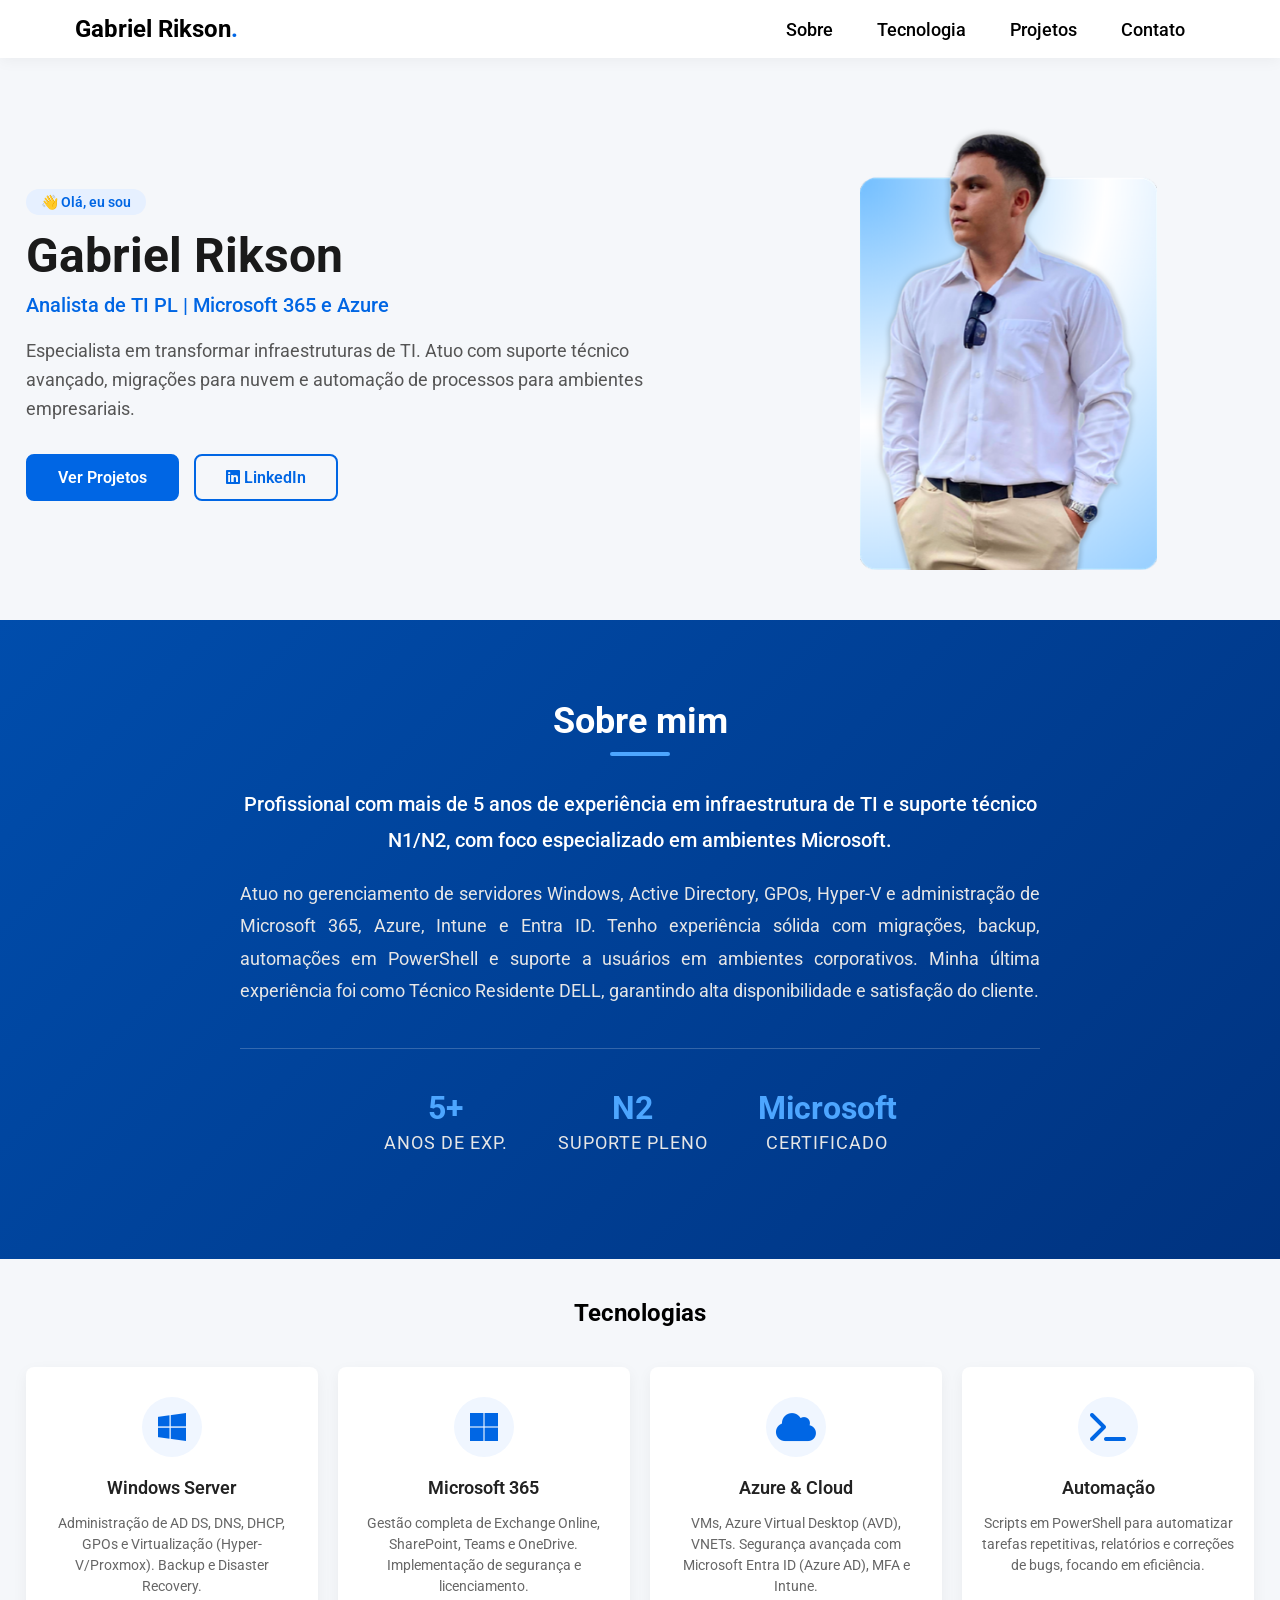
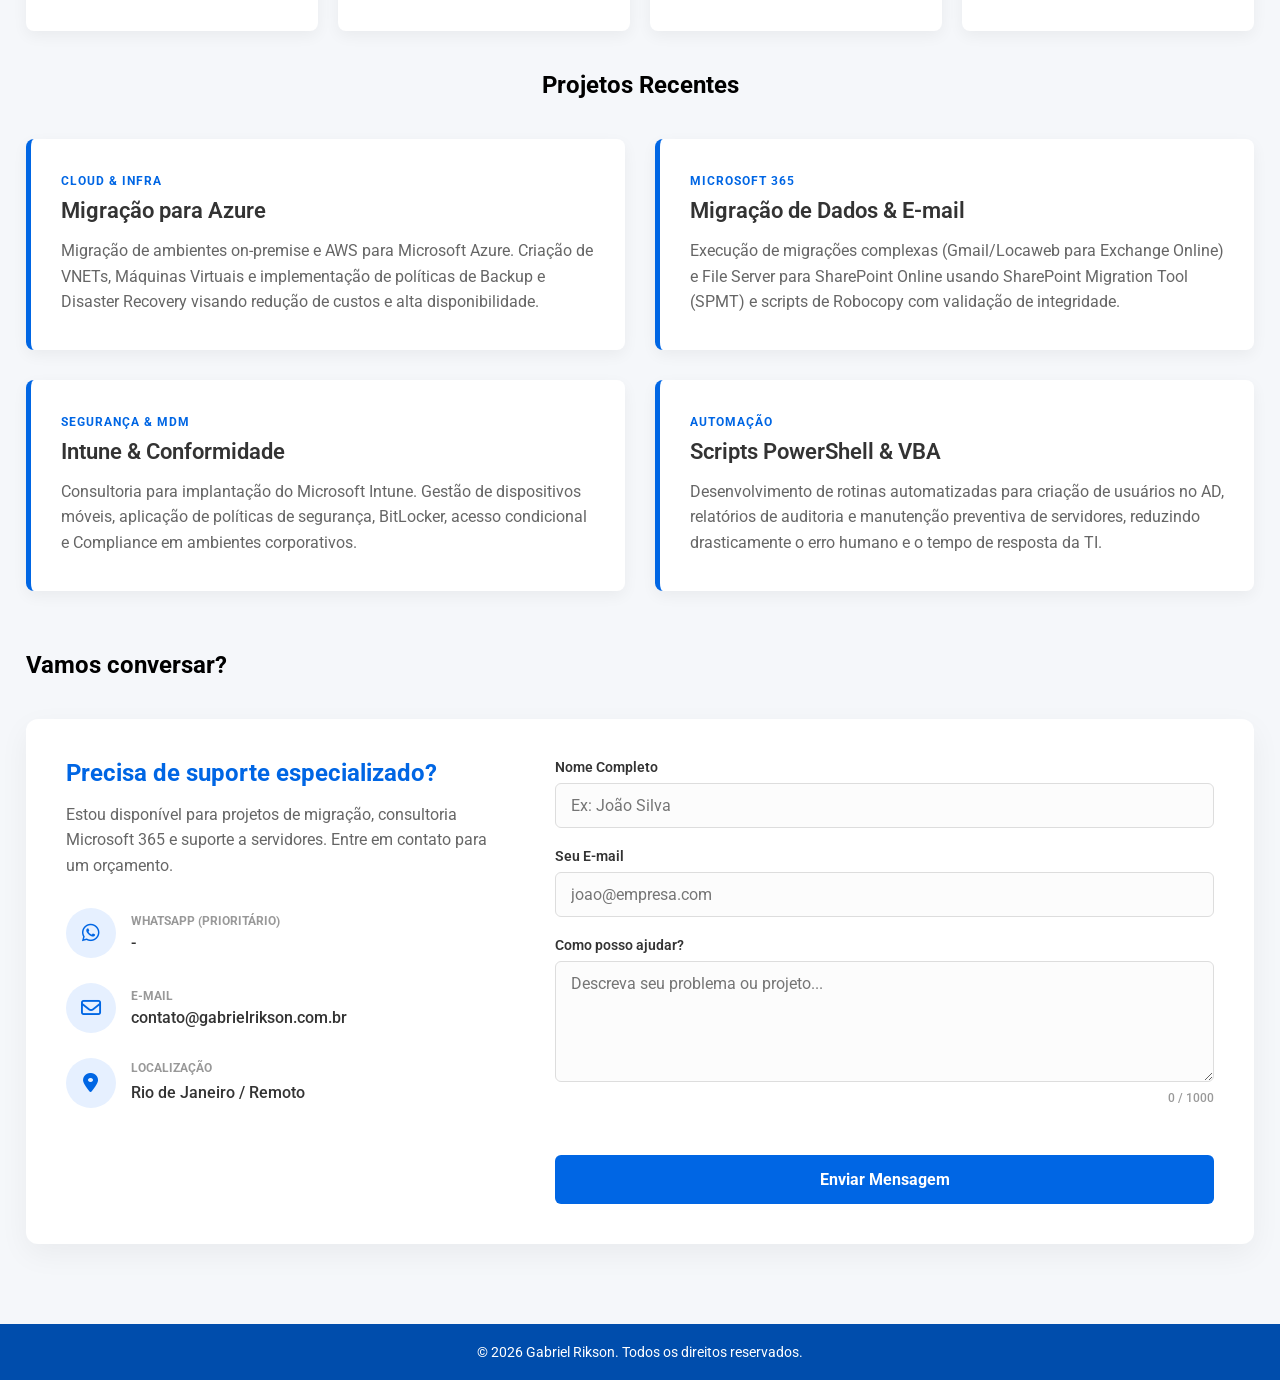
<file: index.html>
<!DOCTYPE html>
<html lang="pt-BR">
<head>
    <meta charset="UTF-8">
    <meta http-equiv="X-UA-Compatible" content="IE=edge">
    <meta name="viewport" content="width=device-width, initial-scale=1.0">
    <meta name="theme-color" content="#0066e4"> 
    <link rel="canonical" href="https://gabrielrikson.com.br/">
    
    <title>Gabriel Rikson | GR Consultoria em TI - Especialista Microsoft 365 & Azure</title>
    
    <meta name="description" content="Portfólio de Gabriel Rikson. Analista de TI Pleno especializado em Microsoft 365, Azure, Windows Server, automação com PowerShell e segurança da informação.">
    <meta name="author" content="Gabriel Rikson">
    <meta name="robots" content="index, follow"> 
    
    <meta property="og:locale" content="pt_BR">
    <meta property="og:type" content="website">
    <meta property="og:title" content="Gabriel Rikson | Especialista Microsoft 365 & Azure">
    <meta property="og:description" content="Transformando infraestrutura de TI com soluções em Nuvem e Automação. Confira meus projetos e certificações.">
    <meta property="og:url" content="https://gabrielrikson.com.br/"> 
    <!-- <meta property="og:image" content="https://gabrielrikson.com.br/images/share-image.jpg"> -->

    <link rel="shortcut icon" href="images/favicon.ico" type="image/x-icon">
    <link rel="stylesheet" href="css/style.css">
    <link rel="stylesheet" href="https://cdnjs.cloudflare.com/ajax/libs/font-awesome/6.4.0/css/all.min.css">
</head>
<body>

    <header>
    <div class="container">
        <a href="#" class="logomarca">Gabriel Rikson<span style="color:#0066e4">.</span></a>
        
        <nav class="nav-desktop">
            <div class="menu-desktop">
                <a href="#sobre">Sobre</a>
                <a href="#Tecnologia">Tecnologia</a>
                <a href="#Projetos">Projetos</a>
                <a href="#Contato">Contato</a>
            </div>
        </nav>
        
        <div class="menu-toggle" id="menuToggle">☰</div>
        
        <nav class="nav-mobile" id="navMobile">
            <div class="menu-mobile">
                <a href="#sobre" onclick="toggleMenu()">Sobre</a>
                <a href="#Tecnologia" onclick="toggleMenu()">Tecnologia</a>
                <a href="#Projetos" onclick="toggleMenu()">Projetos</a>
                <a href="#Contato" onclick="toggleMenu()">Contato</a>
            </div>
        </nav> 
    </div>
</header>

<section class="banner-main">
    <div class="container">
        
        <div class="banner-main-info w60">
            <span class="badge-ola">👋 Olá, eu sou</span>
            <h1>Gabriel Rikson</h1>
            <h2>Analista de TI PL | Microsoft 365 e Azure</h2>
            <p>Especialista em transformar infraestruturas de TI. Atuo com suporte técnico avançado, migrações para nuvem e automação de processos para ambientes empresariais.</p>

            <div class="banner-main-info-links">
                <a href="#Projetos" class="btn-primary">Ver Projetos</a>
                <a href="https://www.linkedin.com/in/gabriel-rikson-alves/" target="_blank" class="btn-secondary">
                    <i class="fa-brands fa-linkedin"></i> LinkedIn
                </a>
            </div>
        </div>

        <div class="banner-main-profile-pic w40">
            <img src="images/profile-pic5.png" alt="Gabriel Rikson" class="floating-img">
        </div>

    </div>
</section>

<section class="sobre" id="sobre">
    <div class="container">
        <div class="sobre-content">
            <h1>Sobre mim</h1>
            <p class="resumo">
                Profissional com mais de 5 anos de experiência em infraestrutura de TI e suporte técnico N1/N2, com foco especializado em ambientes Microsoft.
            </p>
            <p style="text-align: justify;">
                Atuo no gerenciamento de servidores Windows, Active Directory, GPOs, Hyper-V e administração de Microsoft 365, Azure, Intune e Entra ID. Tenho experiência sólida com migrações, backup, automações em PowerShell e suporte a usuários em ambientes corporativos. Minha última experiência foi como Técnico Residente DELL, garantindo alta disponibilidade e satisfação do cliente.
            </p>
            
            <div class="stats-grid">
                <div class="stat-item">
                    <span>5+</span>
                    <p>Anos de Exp.</p>
                </div>
                <div class="stat-item">
                    <span>N2</span>
                    <p>Suporte Pleno</p>
                </div>
                <div class="stat-item">
                    <span>Microsoft</span>
                    <p>Certificado</p>
                </div>
            </div>
        </div>
    </div>
</section>

<section class="tecnologias" id="Tecnologia">
    <div class="container">

        <h1 style="margin: 40px 0; text-align: center;" class="w100">Tecnologias</h1>

        <div class="grid-tecnologias">
            
            <div class="tech-card">
                <div class="icon-box">
                    <i class="fa-brands fa-windows"></i>
                </div>
                <h3>Windows Server</h3>
                <p>Administração de AD DS, DNS, DHCP, GPOs e Virtualização (Hyper-V/Proxmox). Backup e Disaster Recovery.</p>
            </div>

            <div class="tech-card">
                <div class="icon-box">
                    <i class="fa-brands fa-microsoft"></i>
                </div>
                <h3>Microsoft 365</h3>
                <p>Gestão completa de Exchange Online, SharePoint, Teams e OneDrive. Implementação de segurança e licenciamento.</p>
            </div>

            <div class="tech-card">
                <div class="icon-box">
                    <i class="fa-solid fa-cloud"></i>
                </div>
                <h3>Azure & Cloud</h3>
                <p>VMs, Azure Virtual Desktop (AVD), VNETs. Segurança avançada com Microsoft Entra ID (Azure AD), MFA e Intune.</p>
            </div>

            <div class="tech-card">
                <div class="icon-box">
                    <i class="fa-solid fa-terminal"></i>
                </div>
                <h3>Automação</h3>
                <p>Scripts em PowerShell para automatizar tarefas repetitivas, relatórios e correções de bugs, focando em eficiência.</p>
            </div>
        
        </div> </div> </section>

<section class="projetos" id="Projetos">
    <div class="container">

        <h1 style="margin: 40px 0; text-align: center;" class="w100">Projetos Recentes</h1>

        <div class="grid-projetos">
            
            <div class="card-projeto">
                <span class="categoria">Cloud & Infra</span>
                <h3>Migração para Azure</h3>
                <p>Migração de ambientes on-premise e AWS para Microsoft Azure. Criação de VNETs, Máquinas Virtuais e implementação de políticas de Backup e Disaster Recovery visando redução de custos e alta disponibilidade.</p>
            </div>

            <div class="card-projeto">
                <span class="categoria">Microsoft 365</span>
                <h3>Migração de Dados & E-mail</h3>
                <p>Execução de migrações complexas (Gmail/Locaweb para Exchange Online) e File Server para SharePoint Online usando SharePoint Migration Tool (SPMT) e scripts de Robocopy com validação de integridade.</p>
            </div>

            <div class="card-projeto">
                <span class="categoria">Segurança & MDM</span>
                <h3>Intune & Conformidade</h3>
                <p>Consultoria para implantação do Microsoft Intune. Gestão de dispositivos móveis, aplicação de políticas de segurança, BitLocker, acesso condicional e Compliance em ambientes corporativos.</p>
            </div>

            <div class="card-projeto">
                <span class="categoria">Automação</span>
                <h3>Scripts PowerShell & VBA</h3>
                <p>Desenvolvimento de rotinas automatizadas para criação de usuários no AD, relatórios de auditoria e manutenção preventiva de servidores, reduzindo drasticamente o erro humano e o tempo de resposta da TI.</p>
            </div>

        </div> </div> </section>

        <section class="contato" id="Contato">
    <div class="container">
        
        <h1 style="margin-bottom: 40px;">Vamos conversar?</h1>

        <div class="contact-wrapper">
            
            <div class="contact-info">
                <h3>Precisa de suporte especializado?</h3>
                <p>Estou disponível para projetos de migração, consultoria Microsoft 365 e suporte a servidores. Entre em contato para um orçamento.</p>
                
                <div class="info-item">
                    <i class="fa-brands fa-whatsapp"></i>
                    <div>
                        <span>WhatsApp (Prioritário)</span>
                        <a href="https://wa.me/" target="_blank">-</a>
                    </div>
                </div>

                <div class="info-item">
                    <i class="fa-regular fa-envelope"></i>
                    <div>
                        <span>E-mail</span>
                        <a href="mailto:contato@gabrielrikson.com.br">contato@gabrielrikson.com.br</a>
                    </div>
                </div>

                <div class="info-item">
                    <i class="fa-solid fa-location-dot"></i>
                    <div>
                        <span>Localização</span>
                        <p>Rio de Janeiro / Remoto</p>
                    </div>
                </div>
            </div>

           <form action="https://formspree.io/f/mvkkqdve" method="POST" class="contact-form" id="my-form">
    
        <div class="form-group">
            <label for="name">Nome Completo</label>
            <input type="text" id="name" name="name" placeholder="Ex: João Silva" required>
        </div>

        <div class="form-group">
            <label for="email">Seu E-mail</label>
            <input type="email" id="email" name="email" placeholder="joao@empresa.com" required>
        </div>

        <div class="form-group">
            <label for="message">Como posso ajudar?</label>
            <textarea id="message" name="message" rows="5" placeholder="Descreva seu problema ou projeto..." maxlength="1000"></textarea>
            <span id="charCount">0 / 1000</span>
        </div>

         <!-- Proteção Cloudflare Turnstile -->
        <div class="form-group">
            <div class="cf-turnstile" data-sitekey="0x4AAAAAAFrN6d1O_XNS3bFh"></div>
        </div>

        <button type="submit" class="btn-submit">Enviar Mensagem</button>
        
        <p id="my-form-status"></p>
    </form>

        </div>
    </div>
    </section>

<footer>
    <p>&copy; 2026 Gabriel Rikson. Todos os direitos reservados.</p>
</footer>

<script src="scripts/script.js"></script>
<script src="https://challenges.cloudflare.com/turnstile/v0/api.js" async defer></script>

</body>

</html>
</file>
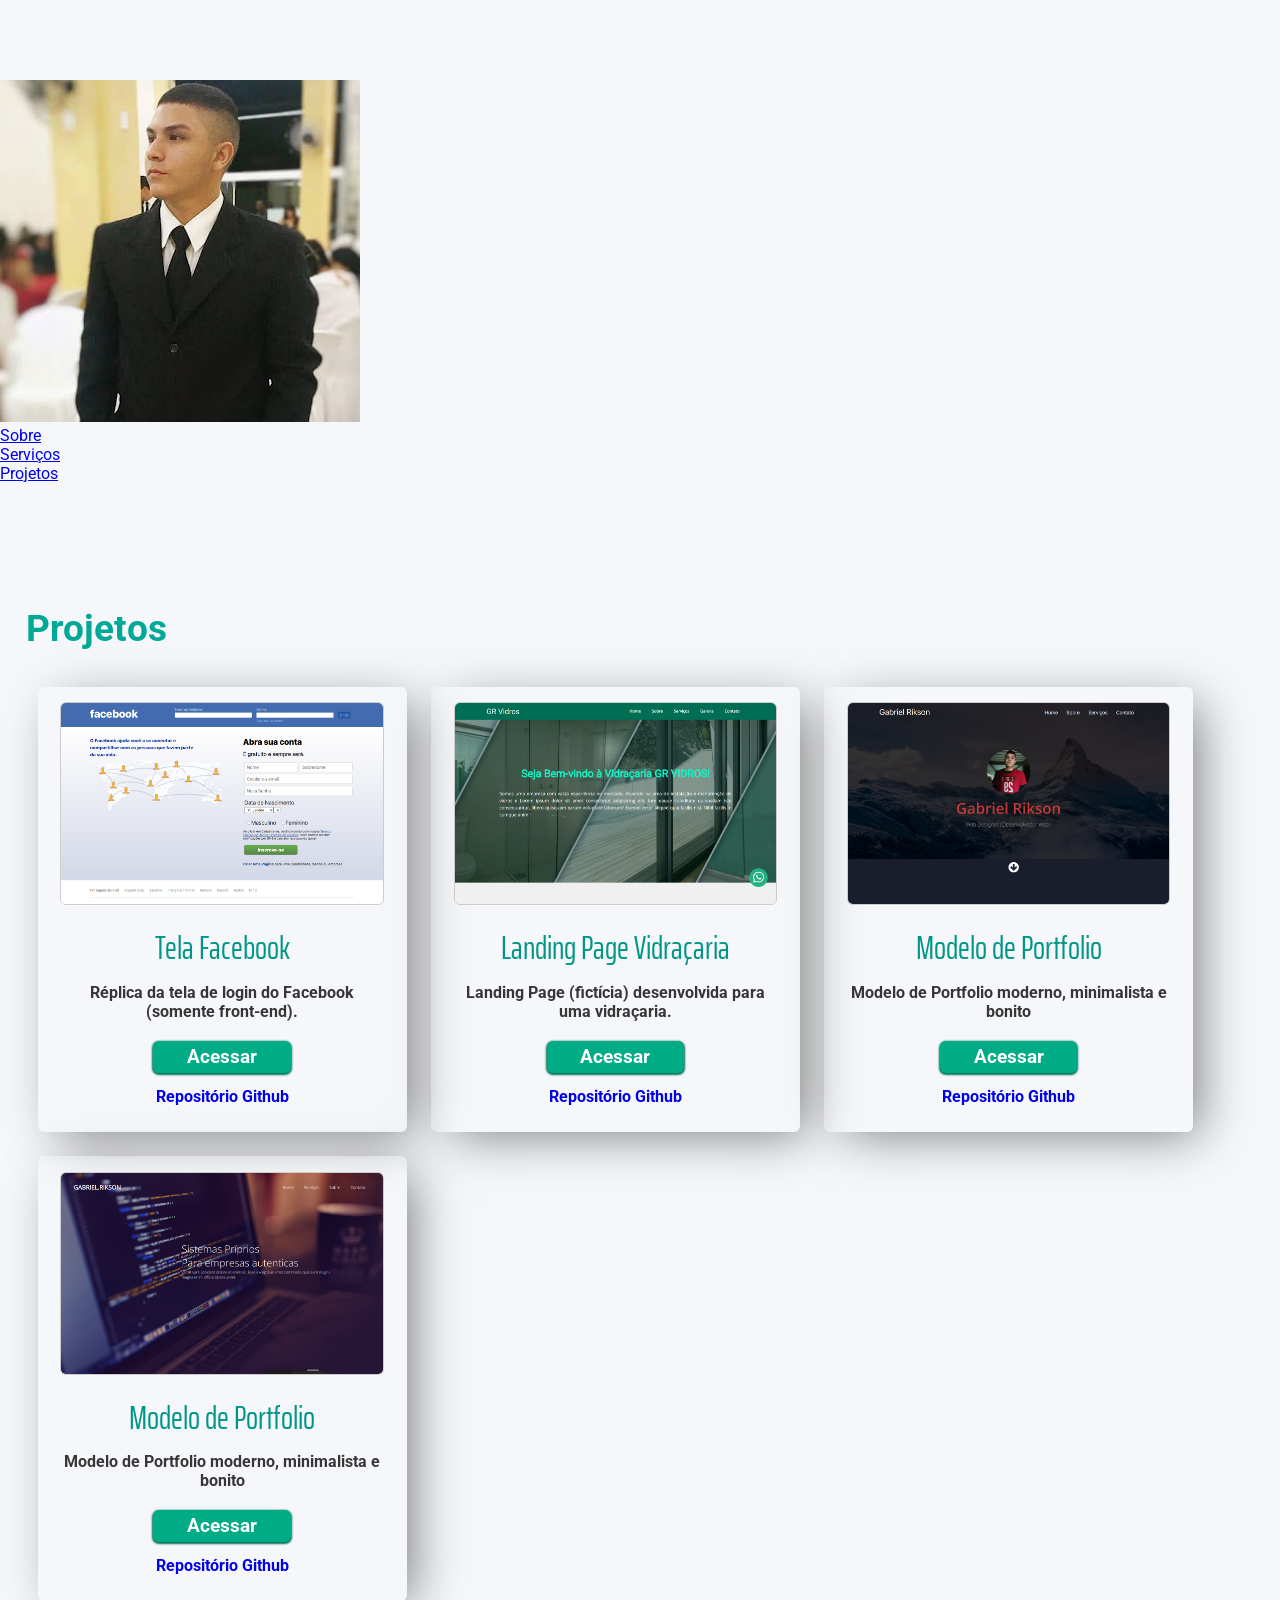
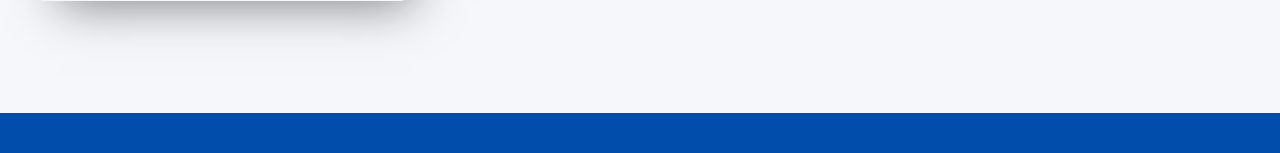
<file: projetos.html>
<!DOCTYPE html>
<html lang="pt-BR">
<head>
    <meta charset="UTF-8">
    <meta http-equiv="X-UA-Compatible" content="IE=edge">
    <meta name="viewport" content="width=device-width, initial-scale=1.0">
    <meta name="description" content="Portfotio Dev Web">
    <meta name="Author" content="Gabriel Rikson">
    <meta name="Keywords" content="Portfolio,desenvolvimento,web,frontend,web,design,site,responsivo,sobre">

    <!--link font awesome-->
    <link rel="stylesheet" href="https://use.fontawesome.com/releases/v5.15.4/css/all.css" integrity="sha384-DyZ88mC6Up2uqS4h/KRgHuoeGwBcD4Ng9SiP4dIRy0EXTlnuz47vAwmeGwVChigm" crossorigin="anonymous">
    <!--link font awesome-->

    <!--fontes-->
    <link rel="preconnect" href="https://fonts.googleapis.com">
    <link rel="preconnect" href="https://fonts.gstatic.com" crossorigin>
    <link href="https://fonts.googleapis.com/css2?family=Lato:wght@100;300&family=Merriweather&family=Oswald:wght@300&family=PT+Sans+Narrow&family=Roboto:ital,wght@0,300;1,100&family=Saira+Extra+Condensed&display=swap" rel="stylesheet">
    <!--fontes-->

    <link rel="stylesheet" href="css/style.css">
    <link rel="stylesheet" href="css/styleProjetos.css">

    <title>Gabriel Rikson | Projetos</title>
</head>
<body onload="slider()">
    <main>
        <aside>
            <div class="sidebar-pos">
                <div class="img-sidebar">
                    <img src="images/gab.png" alt="">
                </div><!--img-sidebar-->
                
                    <ul>
                        <li><p><a href="index.html">Sobre</a></p></li>
                        <li><p><a href="servicos.html">Serviços</a></p></li>
                        <li><p class="selected"><a href="projetos.html">Projetos</a></p></li>
                    </ul>

            </div><!--sidebar-pos-->
        </aside><!--aside-->

        <section id="conteudo" class="content">
            <div class="container">
                <h2>Projetos</h2>
                <div class="galeria">
                    <div class="box">   
                        <div class="box-content-img">
                            <img src="images/imgProjetos/facebook.png" alt="">
                        </div><!--box-content-img-->

                        <div class="box-content-description">
                            <h2>Tela Facebook</h2>
                            <p>Réplica da tela de login do Facebook (somente front-end).</p>
                        </div><!--box-content-description-->

                        <div class="box-links">
                            <a target="_blank" class="acao" href="https://tela-facebook.vercel.app/">Acessar</a>
                            <a target="_blank" class="acao2" href="https://github.com/gabrielrikson/Tela-Facebook">Repositório Github</a>   
                        </div>
                        
                    </div><!--box-->

                    <div class="box">
                        <div class="box-content-img">
                            <img src="images/imgProjetos/vidracaria.png" alt="">
                        </div><!--box-content-img-->

                        <div class="box-content-description">
                            <h2>Landing Page Vidraçaria</h2>
                            <p>Landing Page (fictícia) desenvolvida para uma vidraçaria.</p>
                        </div><!--box-content-description-->

                        <div class="box-links">
                            <a target="_blank" class="acao" href="https://landing-page-vidracaria.vercel.app/">Acessar</a>
                            <a target="_blank" class="acao2" href="https://github.com/gabrielrikson/landing-Page-Vidracaria">Repositório Github</a>   
                        </div>
                    </div><!--box-->

                    <div class="box">
                        <div class="box-content-img">
                            <img src="images/imgProjetos/modelo-portfolio.png" alt="">
                        </div><!--box-content-img-->

                        <div class="box-content-description">
                            <h2>Modelo de Portfolio</h2>
                            <p>Modelo de Portfolio moderno, minimalista e bonito</p>
                        </div><!--box-content-description-->

                        <div class="box-links">
                            <a target="_blank" class="acao" href="https://modelo-portfolio-gamma.vercel.app/">Acessar</a>
                            <a target="_blank" class="acao2" href="https://github.com/gabrielrikson/modeloPortfolio">Repositório Github</a>   
                        </div>
                    </div><!--box-->

                    <div class="box">
                        <div class="box-content-img">
                            <img src="images/imgProjetos/agencia-desenvolvimento-software.png" alt="">
                        </div><!--box-content-img-->

                        <div class="box-content-description">
                            <h2>Modelo de Portfolio</h2>
                            <p>Modelo de Portfolio moderno, minimalista e bonito</p>
                        </div><!--box-content-description-->

                        <div class="box-links">
                            <a target="_blank" class="acao" href="https://landing-page-agendia-desenvolvimento.vercel.app/">Acessar</a>
                            <a target="_blank" class="acao2" href="https://github.com/gabrielrikson/Landing-Page-Agencia-Desenvolvimento">Repositório Github</a>
                        </div>
                    </div><!--box-->


                </div><!--galeria-->
            </div><!--container-->
        </section><!--content-->
    </main><!--main-->

    <footer>
        <script src="js/app.js"></script>
    </footer>
</body>
</html>
</file>
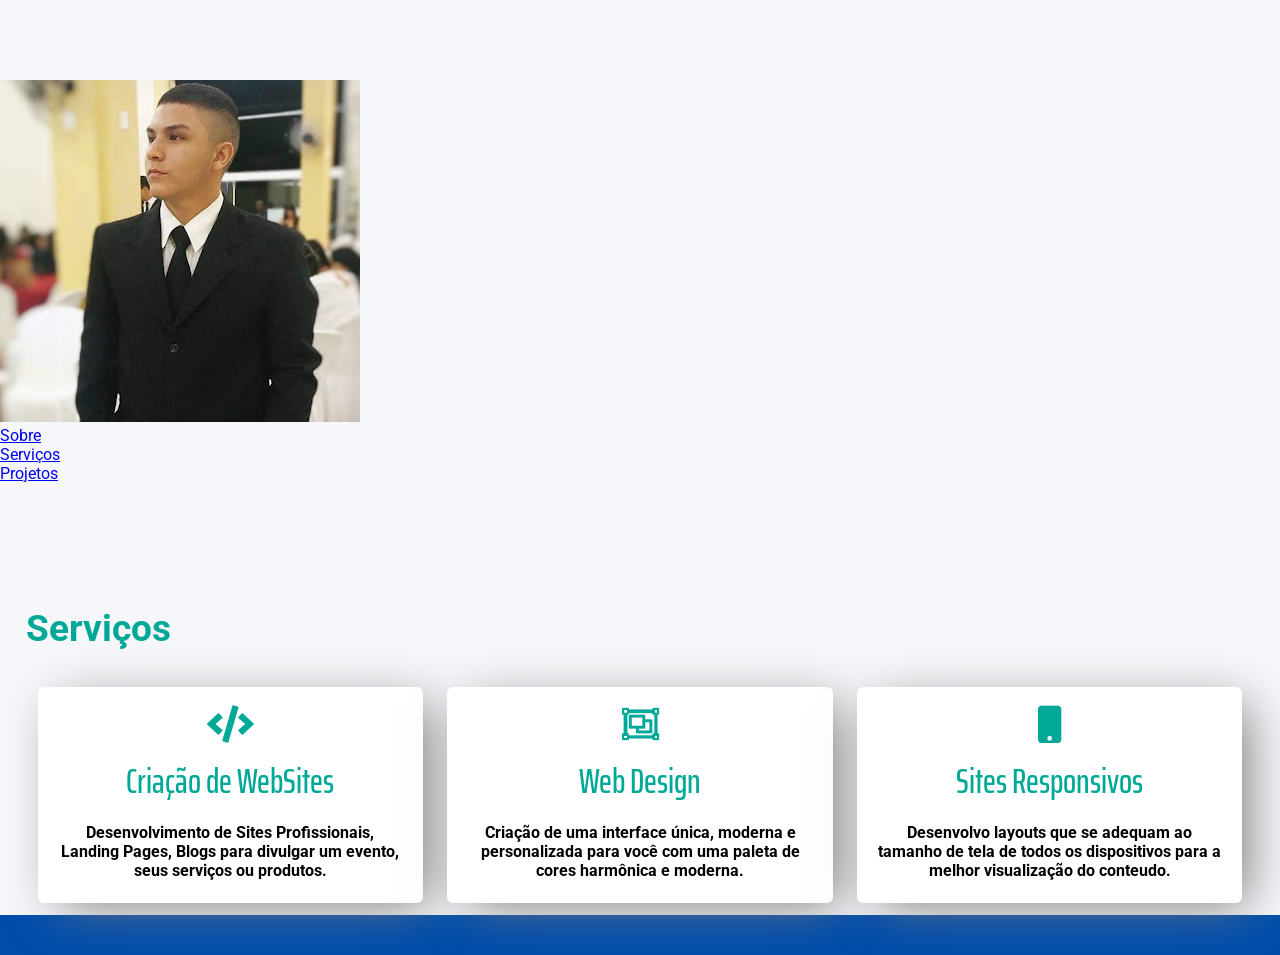
<file: servicos.html>
<!DOCTYPE html>
<html lang="pt-BR">
<head>
    <meta charset="UTF-8">
    <meta http-equiv="X-UA-Compatible" content="IE=edge">
    <meta name="viewport" content="width=device-width, initial-scale=1.0">
    <meta name="description" content="Portfotio Dev Web">
    <meta name="Author" content="Gabriel Rikson">
    <meta name="Keywords" content="Portfolio,desenvolvimento,web,frontend,web,design,site,responsivo,sobre">

    <!--link font awesome-->
    <link rel="stylesheet" href="https://use.fontawesome.com/releases/v5.15.4/css/all.css" integrity="sha384-DyZ88mC6Up2uqS4h/KRgHuoeGwBcD4Ng9SiP4dIRy0EXTlnuz47vAwmeGwVChigm" crossorigin="anonymous">
    <!--link font awesome-->

    <!--fontes-->
    <link rel="preconnect" href="https://fonts.googleapis.com">
    <link rel="preconnect" href="https://fonts.gstatic.com" crossorigin>
    <link href="https://fonts.googleapis.com/css2?family=Lato:wght@100;300&family=Merriweather&family=Oswald:wght@300&family=PT+Sans+Narrow&family=Roboto:ital,wght@0,300;1,100&family=Saira+Extra+Condensed&display=swap" rel="stylesheet">
    <!--fontes-->

    <link rel="stylesheet" href="css/style.css">
    <link rel="stylesheet" href="css/styleServicos.css">

    <title>Gabriel Rikson | Educação</title>
</head>
<body onload="slider()">
    <main>
        <aside>
            <div class="sidebar-pos">
                <div class="img-sidebar">
                    <img src="images/gab.png" alt="">
                </div><!--img-sidebar-->
                
                <ul>
                    <li><p><a href="index.html">Sobre</a></p></li>
                    <li><p class="selected"><a href="servicos.html">Serviços</a></p></li>
                    <li><p><a href="projetos.html">Projetos</a></p></li>
                </ul>

            </div><!--sidebar-pos-->
        </aside><!--aside-->

        <section id="conteudo" class="content">
            <div class="container">
                <h2>Serviços</h2>
                <div id="servicos" class="servicos">
                    <div class="box-servicos">
                        <i class="fa fa-code"></i>
                        <h2>Criação de WebSites</h2>
                        <p>Desenvolvimento de Sites Profissionais, Landing Pages, Blogs para divulgar um evento, seus serviços ou produtos.</p>
                    </div><!--box-servicos-->
                    
                    <div class="box-servicos">
                        <i class="far fa-object-group"></i>
                        <h2>Web Design</h2>
                        <p>Criação de uma interface única, moderna e personalizada para você com uma paleta de cores harmônica e moderna.</p>
                    </div><!--box-servicos-->

                    <div class="box-servicos">
                        <i class="fa fa-mobile"></i>
                        <h2>Sites Responsivos</h2>
                        <p>Desenvolvo layouts que se adequam ao tamanho de tela de todos os dispositivos para a melhor visualização do conteudo.</p>
                    </div><!--box-servicos-->

                </div><!--servicos-->
            </div><!--container-->
        </section><!--content-->
    </main><!--main-->
    <footer>
        <script src="js/app.js"></script>
    </footer>
</body>
</html>
</file>
<file: css/style.css>
@import url('https://fonts.googleapis.com/css2?family=Open+Sans:wght@300;400&family=Roboto+Condensed:wght@300;400&family=Roboto:wght@100;300;400;500&display=swap');

/* ================= RESET GERAL ================= */
* {
    padding: 0;
    margin: 0;
    box-sizing: border-box;
    font-family: 'Roboto', sans-serif;
}

html, body {
    scroll-behavior: smooth;
}

body {
    padding-top: 80px; /* Compensa o header fixo */
    font-weight: normal;
    background-color: #f5f7fa;
}

/* ================= CLASSES UTILITÁRIAS ================= */
.container {
    width: 100%;
    max-width: 1280px;
    margin: 0 auto;
    padding: 0 2%;
}

.w20 { width: 20%; }
.w30 { width: 30%; }
.w40 { width: 40%; }
.w50 { width: 50%; }
.w60 { width: 60%; }
.w70 { width: 70%; }
.w100 { width: 100%; }

/* ================= HEADER (DESKTOP PADRÃO) ================= */
header {
    width: 100%;
    position: fixed;
    left: 0;
    top: 0;
    padding: 15px 4%;
    z-index: 1000; /* Garante que fique acima de tudo */
    background-color: rgba(255, 255, 255, 0.95);
    backdrop-filter: blur(10px);
    box-shadow: 0 2px 15px rgba(0,0,0,0.05);
    transition: all 0.3s ease;
}

header .container {
    display: flex;
    justify-content: space-between;
    align-items: center;
}

header a.logomarca {
    text-decoration: none;
    color: rgb(0, 0, 0);
    font-size: 24px;
    font-weight: bold;
}

/* Menu Desktop */
nav .menu-desktop a {
    font-size: 18px;
    font-weight: 500;
    text-decoration: none;
    padding: 10px 20px;
    color: black;
    position: relative;
    transition: 0.3s;
}

/* Efeito Hover no Menu Desktop */
nav .menu-desktop a::after {
    content: '';
    position: absolute;
    width: 0;
    height: 2px;
    bottom: 5px;
    left: 50%;
    background-color: #0066e4;
    transition: all 0.3s ease;
    transform: translateX(-50%);
}

nav .menu-desktop a:hover::after {
    width: 80%;
}

nav .menu-desktop a:hover {
    color: #0066e4;
}

/* Esconde elementos mobile no desktop */
.menu-toggle, 
.nav-mobile {
    display: none;
}

/* ================= BANNER MAIN (HERO) ================= */
section.banner-main {
    min-height: 50vh;
    display: flex;
    align-items: center;
    padding-top: 40px;
}

section.banner-main .container {
    display: flex;
    flex-wrap: wrap;
    align-items: center;
}

.badge-ola {
    background-color: #e6f0ff;
    color: #0066e4;
    padding: 5px 15px;
    border-radius: 20px;
    font-size: 14px;
    font-weight: 600;
    margin-bottom: 15px;
    display: inline-block;
}

.banner-main-info h1 {
    font-size: 48px;
    color: #1a1a1a;
    line-height: 1.1;
    margin-bottom: 10px;
}

.banner-main-info h2 {
    font-size: 20px;
    color: #0066e4;
    font-weight: 500;
    margin-bottom: 20px;
}

.banner-main-info p {
    font-size: 18px;
    color: #555;
    line-height: 1.6;
    max-width: 90%;
    margin-bottom: 30px;
}

/* Botões do Banner */
.banner-main-info-links {
    display: flex;
    gap: 15px;
}

.btn-primary {
    background-color: #0066e4;
    color: white;
    padding: 12px 30px;
    border-radius: 8px;
    text-decoration: none;
    font-weight: 600;
    transition: 0.3s;
    border: 2px solid #0066e4;
}

.btn-primary:hover {
    background-color: #004dac;
    border-color: #004dac;
    transform: translateY(-2px);
    box-shadow: 0 5px 15px rgba(0, 102, 228, 0.3);
}

.btn-secondary {
    background-color: transparent;
    color: #0066e4;
    padding: 12px 30px;
    border-radius: 8px;
    text-decoration: none;
    font-weight: 600;
    transition: 0.3s;
    border: 2px solid #0066e4;
}

.btn-secondary:hover {
    background-color: #e6f0ff;
    transform: translateY(-2px);
}

/* Imagem Flutuante */
.banner-main-profile-pic {
    display: flex;
    justify-content: center;
}

.banner-main-profile-pic img {
    height: 450px;
}

.floating-img {
    animation: float 6s ease-in-out infinite;
}

@keyframes float {
    0% { transform: translateY(0px); }
    50% { transform: translateY(-15px); }
    100% { transform: translateY(0px); }
}

/* ================= SEÇÃO SOBRE ================= */
section.sobre {
    background: linear-gradient(135deg, #004dac 0%, #003380 100%);
    padding: 80px 0;
    color: white;
    text-align: center;
    margin-top: 50px;
}

.sobre-content {
    max-width: 800px;
    margin: 0 auto;
}

section.sobre h1 {
    font-size: 36px;
    margin-bottom: 30px;
    position: relative;
    display: inline-block;
}

section.sobre h1::after {
    content: '';
    display: block;
    width: 60px;
    height: 4px;
    background-color: #4da6ff;
    margin: 10px auto 0;
    border-radius: 2px;
}

section.sobre p {
    font-size: 18px;
    line-height: 1.8;
    color: #e6e6e6;
    margin-bottom: 20px;
}

section.sobre .resumo {
    font-size: 20px;
    font-weight: 500;
    color: #ffffff;
}

/* Stats Grid */
.stats-grid {
    display: flex;
    justify-content: center;
    gap: 50px;
    margin-top: 40px;
    border-top: 1px solid rgba(255,255,255,0.2);
    padding-top: 40px;
}

.stat-item span {
    display: block;
    font-size: 32px;
    font-weight: 700;
    color: #4da6ff;
}

.stat-item p {
    font-size: 14px;
    text-transform: uppercase;
    letter-spacing: 1px;
    margin: 0;
    color: #ccc;
}

/* ================= SEÇÃO TECNOLOGIAS (CARDS) ================= */
section .grid-tecnologias {
    display: grid;
    grid-template-columns: repeat(4, 1fr);
    gap: 20px;
    width: 100%;
}

.tech-card {
    background-color: #ffffff;
    padding: 30px 20px;
    border-radius: 8px;
    text-align: center;
    box-shadow: 0 5px 15px rgba(0,0,0,0.05);
    border-bottom: 4px solid transparent;
    transition: transform 0.3s ease, border-color 0.3s ease, box-shadow 0.3s ease;
    display: flex;
    flex-direction: column;
    align-items: center;
    height: 100%;
}

.tech-card:hover {
    transform: translateY(-5px);
    border-bottom-color: #0066e4;
    box-shadow: 0 10px 25px rgba(0, 102, 228, 0.15);
}

.tech-card .icon-box {
    font-size: 32px;
    color: #0066e4;
    margin-bottom: 20px;
    height: 60px;
    width: 60px;
    display: flex;
    align-items: center;
    justify-content: center;
    background-color: #f0f6ff;
    border-radius: 50%;
}

.tech-card h3 {
    font-size: 18px;
    color: #222;
    margin-bottom: 15px;
    font-weight: 600;
}

.tech-card p {
    font-size: 14px;
    color: #666;
    line-height: 1.5;
}

/* ================= SEÇÃO PROJETOS ================= */
section .grid-projetos {
    display: grid;
    grid-template-columns: 1fr 1fr;
    gap: 30px;
    width: 100%;
}

.card-projeto {
    background-color: #ffffff;
    padding: 35px 30px;
    border-radius: 8px;
    border-left: 5px solid #0066e4;
    box-shadow: 0 5px 15px rgba(0,0,0,0.05);
    transition: transform 0.3s ease, box-shadow 0.3s ease;
    display: flex;
    flex-direction: column;
    justify-content: flex-start;
}

.card-projeto:hover {
    transform: translateY(-5px);
    box-shadow: 0 15px 30px rgba(0, 77, 172, 0.15);
}

.card-projeto .categoria {
    font-size: 12px;
    font-weight: 700;
    color: #0066e4;
    text-transform: uppercase;
    letter-spacing: 1px;
    margin-bottom: 10px;
    display: block;
}

.card-projeto h3 {
    font-size: 22px;
    color: #333;
    margin-bottom: 15px;
    font-weight: 600;
    text-align: left;
}

.card-projeto p {
    font-size: 16px;
    color: #666;
    line-height: 1.6;
    text-align: left;
}

/* SECTION CONTATO */

/* ================= SEÇÃO CONTATO ================= */
section.contato {
    background-color: #f5f7fa; /* Fundo cinza claro para separar da seção anterior */
    padding: 60px 0 80px 0;
}

/* Container do Grid (Info + Form) */
.contact-wrapper {
    display: grid;
    grid-template-columns: 1fr 1.5fr; /* Info ocupa menos, Form ocupa mais */
    gap: 50px;
    background-color: white;
    padding: 40px;
    border-radius: 12px;
    box-shadow: 0 10px 30px rgba(0,0,0,0.05); /* Sombra elegante */
}

/* --- LADO ESQUERDO (INFORMAÇÕES) --- */
.contact-info h3 {
    font-size: 24px;
    color: #0066e4;
    margin-bottom: 15px;
}

.contact-info p {
    color: #666;
    line-height: 1.6;
    margin-bottom: 30px;
}

/* Item de contato (ícone + texto) */
.info-item {
    display: flex;
    align-items: center;
    margin-bottom: 25px;
}

/* Estilo dos ícones redondos */
.info-item i {
    font-size: 20px;
    color: #0066e4;
    background-color: #e6f0ff; /* Fundo azul bem clarinho */
    width: 50px;
    height: 50px;
    display: flex;
    justify-content: center;
    align-items: center;
    border-radius: 50%;
    margin-right: 15px;
}

.info-item div {
    display: flex;
    flex-direction: column;
}

.info-item span {
    font-size: 12px;
    font-weight: 700;
    color: #999;
    text-transform: uppercase;
    margin-bottom: 5px;
}

.info-item a, 
.info-item p {
    font-size: 16px;
    color: #333;
    font-weight: 500;
    text-decoration: none;
    margin: 0;
}

.info-item a:hover {
    color: #0066e4;
    text-decoration: underline;
}

/* --- LADO DIREITO (FORMULÁRIO) --- */
.contact-form {
    display: flex;
    flex-direction: column;
}

.form-group {
    margin-bottom: 20px;
}

.form-group label {
    display: block;
    font-size: 14px;
    font-weight: 600;
    color: #333;
    margin-bottom: 8px;
}

.form-group input, 
.form-group textarea {
    width: 100%;
    padding: 12px 15px;
    border: 1px solid #ddd;
    border-radius: 6px;
    font-size: 16px;
    background-color: #fcfcfc;
    transition: 0.3s;
    outline: none; /* Remove a borda padrão do navegador */
    font-family: 'Roboto', sans-serif;
}

/* Efeito ao clicar no campo */
.form-group input:focus, 
.form-group textarea:focus {
    border-color: #0066e4;
    background-color: #fff;
    box-shadow: 0 0 0 3px rgba(0, 102, 228, 0.1);
}

/* Botão de Enviar */
.btn-submit {
    background-color: #0066e4;
    color: white;
    font-size: 16px;
    font-weight: bold;
    padding: 15px;
    border: none;
    border-radius: 6px;
    cursor: pointer;
    transition: 0.3s;
    margin-top: 10px;
}

.btn-submit:hover {
    background-color: #004dac;
    transform: translateY(-2px);
    box-shadow: 0 5px 15px rgba(0, 60, 150, 0.2);
}

#charCount {
    display: block;
    text-align: right; /* Joga pra direita */
    font-size: 12px;
    color: #999; /* Cinza discreto */
    margin-top: 5px;
    font-weight: 500;
}

/* --- RODAPÉ --- */
footer {
    background-color: #004dac; /* Azul escuro */
    color: white;
    text-align: center;
    padding: 20px 0;
    margin-top: 0;
    font-size: 14px;
}

/* ================================================================= */
/* ===================== RESPONSIVO (MOBILE) ======================= */
/* ================================================================= */

@media screen and (max-width: 768px) {
    
    .container {
        padding: 0 5%;
    }

    /* ---- HEADER MOBILE ---- */
    /* Permite que o menu "caia" para a linha de baixo quando aberto */
    header .container {
        flex-wrap: wrap; 
    }

    /* Esconde menu de PC */
    nav.nav-desktop {
        display: none;
    }

    /* Botão Hambúrguer Visível */
    .menu-toggle {
        display: block;
        font-size: 28px;
        cursor: pointer;
        color: #000;
    }

    /* O container do menu precisa estar visível (block), mas o conteúdo oculto */
    .nav-mobile {
        display: block;
        width: 100%;
        order: 3; /* Força o menu a ser o último elemento */
    }

    /* Lista de links (Escondida por padrão) */
    nav .menu-mobile {
        display: none; 
        flex-direction: column;
        width: 100%;
        align-items: center;
        margin-top: 15px;
        background-color: white; /* Fundo branco para não ficar transparente */
        border-top: 1px solid #eee;
        padding-bottom: 15px;
        box-shadow: 0 10px 10px rgba(0,0,0,0.05); /* Sombra embaixo */
    }

    /* JS adiciona classe .active para mostrar */
    nav .menu-mobile.active {
        display: flex;
    }

    nav .menu-mobile a {
        padding: 15px 0;
        width: 100%;
        text-align: center;
        border-bottom: 1px solid #f5f5f5;
        font-size: 18px;
        color: #333;
        text-decoration: none;
    }

    /* ---- LARGURAS ---- */
    .w20, .w30, .w40, .w50, .w60, .w70, .w100 {
        width: 100%;
    }

    /* ---- BANNER MAIN ---- */
    section.banner-main {
        padding-bottom: 50px;
        text-align: center;
        min-height: auto;
    }

    section.banner-main .container {
        flex-direction: column-reverse;
    }

    .banner-main-info h1 {
        font-size: 32px;
    }

    .banner-main-info p {
        font-size: 16px;
        margin: 0 auto 30px auto;
    }

    /* Botões empilhados */
    .banner-main-info-links {
        flex-direction: column;
        width: 100%;
    }

    .btn-primary, .btn-secondary {
        width: 100%;
        box-sizing: border-box;
    }

    /* Esconde a foto flutuante no celular */
    .banner-main-profile-pic img {
        /* display: none; */
        height: 300px;
    }

    /* ---- SEÇÃO SOBRE ---- */
    .stats-grid {
        flex-wrap: wrap;
        gap: 20px;
    }
    
    .stat-item span {
        font-size: 28px;
    }

    /* ---- TECNOLOGIAS (1 COLUNA) ---- */
    section .grid-tecnologias {
        grid-template-columns: 1fr;
    }
    
    .tech-card {
        padding: 20px;
    }

    /* ---- PROJETOS (1 COLUNA) ---- */
    section .grid-projetos {
        grid-template-columns: 1fr;
    }
    
    .card-projeto {
        padding: 25px 20px;
    }

    h1 {
        text-align: center;
    }

    /* ================= CORREÇÃO CONTATO (MOBILE) ================= */
    
    /* Força o grid a virar 1 coluna única */
    .contact-wrapper {
        grid-template-columns: 1fr !important; /* Importante para garantir que sobrescreva */
        display: flex; /* Muda para Flexbox vertical para garantir */
        flex-direction: column;
        padding: 20px;
        gap: 40px;
    }

    /* Centraliza as informações (Lado esquerdo vira Topo) */
    .contact-info {
        text-align: center;
        border-bottom: 1px solid #eee; /* Uma linha separando */
        padding-bottom: 30px;
        width: 100%;
    }

    /* Arruma os ícones e textos para ficarem centralizados */
    .info-item {
        flex-direction: column; /* Ícone em cima, texto embaixo */
        justify-content: center;
        text-align: center;
        width: 100%;
    }

    .info-item i {
        margin-right: 0; /* Tira a margem da direita */
        margin-bottom: 10px; /* Coloca margem embaixo */
    }
    
    .info-item div {
        align-items: center; /* Centraliza o texto do flex */
    }

    /* O Formulário ocupa 100% da tela */
    .contact-form {
        width: 100%;
    }
}
</file>
<file: css/styleProjetos.css>
section.content .galeria{
    display: flex;
    flex-wrap: wrap;
    flex-direction: row;
    margin-bottom: 100px;
}

section.content > .container > h2{
    margin-top: 10%;
    padding-bottom: 2%;
    font-size: 28pt;
    color: rgb(0, 168, 151);
}

.box{
    display: flex;
    width: 30%;
    flex-direction: column;
    border-radius: 6px;
    -webkit-box-shadow: 13px 10px 48px -8px #000000; 
    box-shadow: 13px 10px 48px -8px #7a7a7a;
    margin: 1%;
    padding: 1%;
}

.box-content-img{
    padding: 1% 3%;
}

.box img{
    width: 100%;
    border-radius: 6px;
    border: 1px solid #ccc;
}

.box-content-description{
    display: flex;
    flex-direction: column;
    padding: 3%;
    text-align: center;
}

.box-content-description h2{
    color: rgb(0, 150, 135);
    font-family: 'Saira Extra Condensed';
    font-weight: 400;
    font-size: 24pt;
}

.box-content-description p{
    padding: 3% 0;
    font-weight: bold;
    color: rgb(54, 54, 54);
}

.box-links{
    display: flex;
    flex-direction: column;
    flex-wrap: wrap;
    text-align: center;
}

.box-links .acao{
    padding: 5px 10px;
    margin: 0 30%;
    text-decoration: none;
    background-color: rgb(0, 172, 134);
    color: white;
    text-align: center;
    border-radius: 6px;
    -webkit-box-shadow: 0px 1px 6px 1px #000000; 
    box-shadow: 0px 1px 2px 1px rgb(0, 112, 88);;
}

.box-links .acao{
    font-size: 14pt;
    font-weight: bolder;
}

.box-links .acao:hover{
    transition: .3s;
    background-color: rgb(0, 112, 88);
}

.box-links .acao2{
    margin: 4% 0;
    text-decoration: none;
    font-weight: bold;
}


@media screen and (max-width: 768px){
    .galeria{
        flex-direction: column;
    }
    .box{
        flex: 100%;
        margin: 4% 2%;
    }
    .box-links{
        flex: 100%;
        flex-direction: column;
    }
}
</file>
<file: css/styleServicos.css>
section.content > .container > h2{
    margin-top: 10%;
    padding-bottom: 2%;
    font-size: 28pt;
    color: rgb(0, 168, 151);
}

section.content .servicos{
    display: flex;
    flex-direction: row;
    flex-wrap: wrap;
}

.box-servicos{
    display: flex;
    flex-direction: column;
    flex: 30%;
    margin: 1%;
    padding: 1%;
    background-color: rgb(255, 255, 255);
    text-align: center;
    border-radius: 6px;
    -webkit-box-shadow: 13px 10px 48px -8px #000000; 
    box-shadow: 13px 10px 48px -8px #7a7a7a;
}

.box-servicos i{
    font-size: 28pt;
    color: rgb(0, 168, 151);
    padding: 2% 0;
}

.box-servicos h2{
    padding: 1% 0;
    color: rgb(0, 168, 151);
    font-family: 'Saira Extra Condensed';
    font-weight: 500;
    font-size: 26pt;
}

.box-servicos p{
    padding: 3% 2%;
    text-align: center;
    font-weight: bold;
}



@media screen and (max-width: 768px){
    section.content > .container > h2{
        text-align: center;
    }
    .servicos{
        flex-direction: column;
    }
    .box-servicos{
        flex: 100%;
        margin: 4%;
    }
}
</file>
